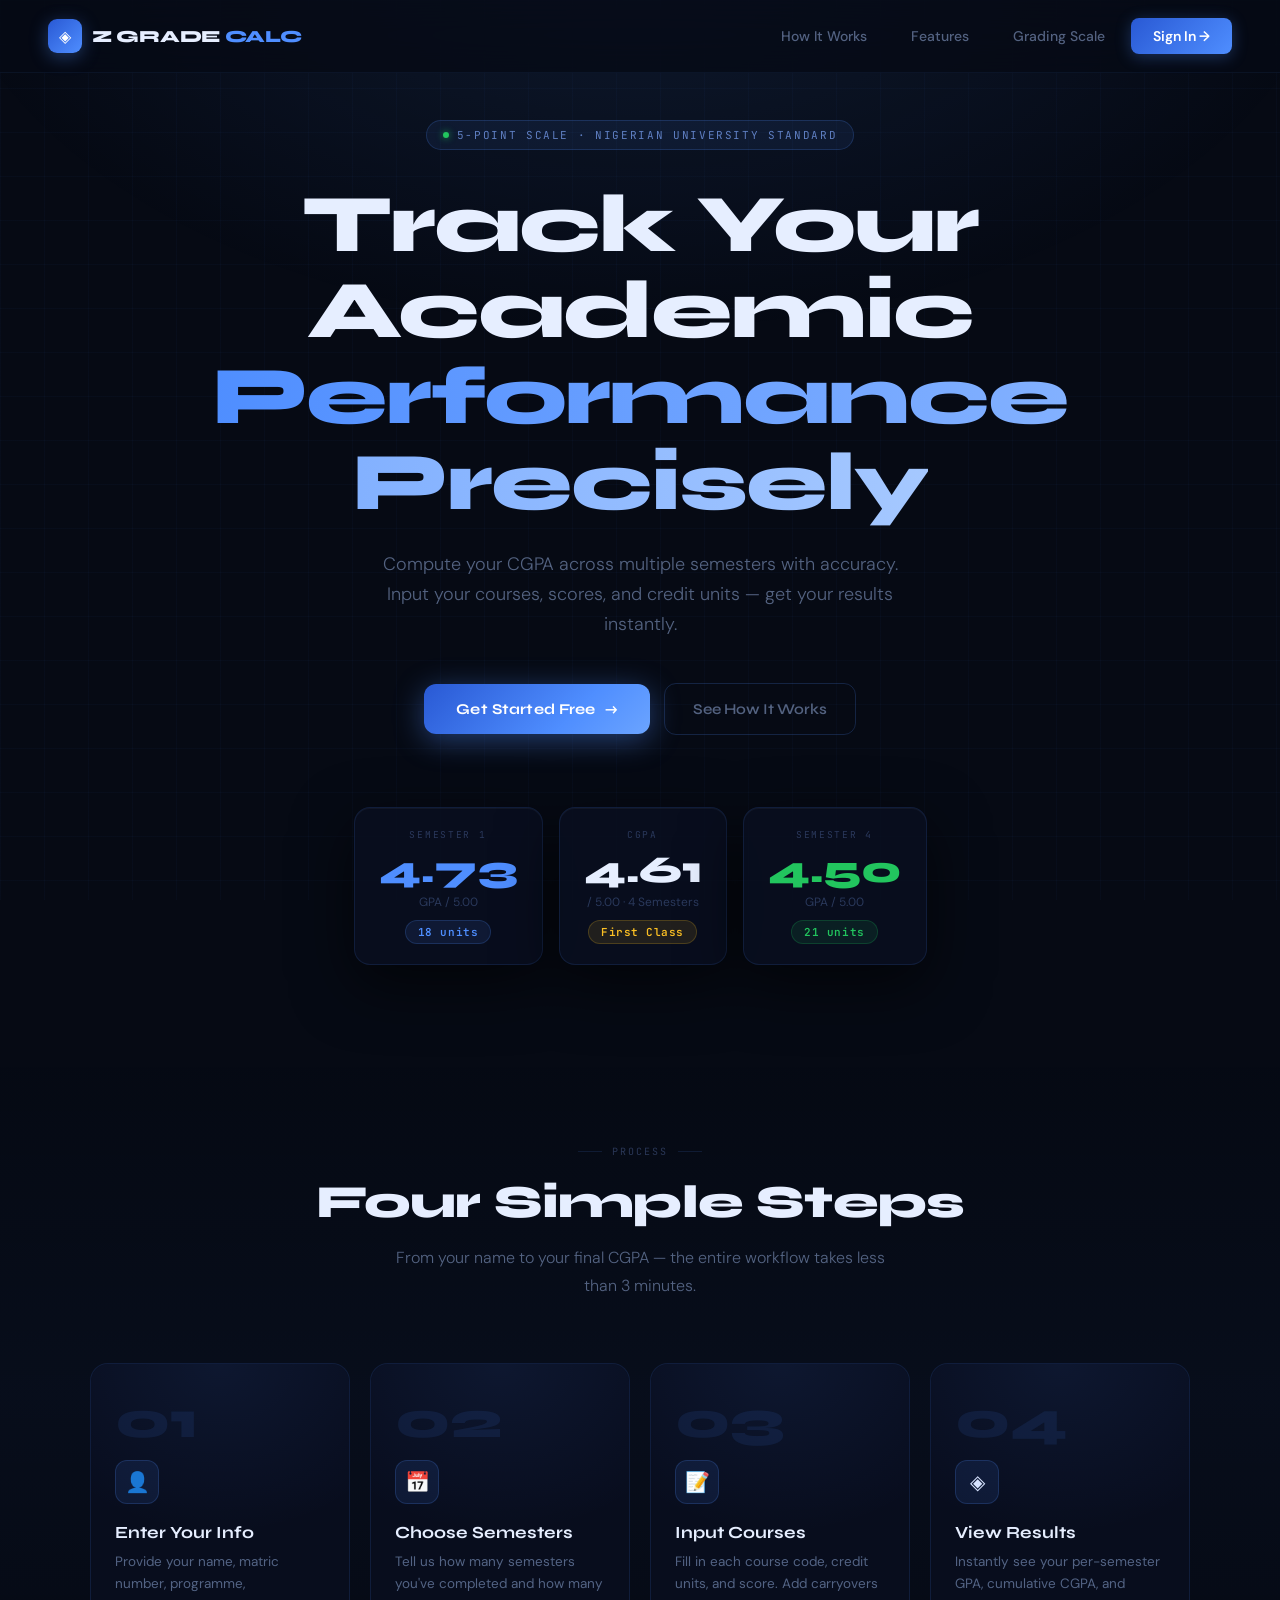
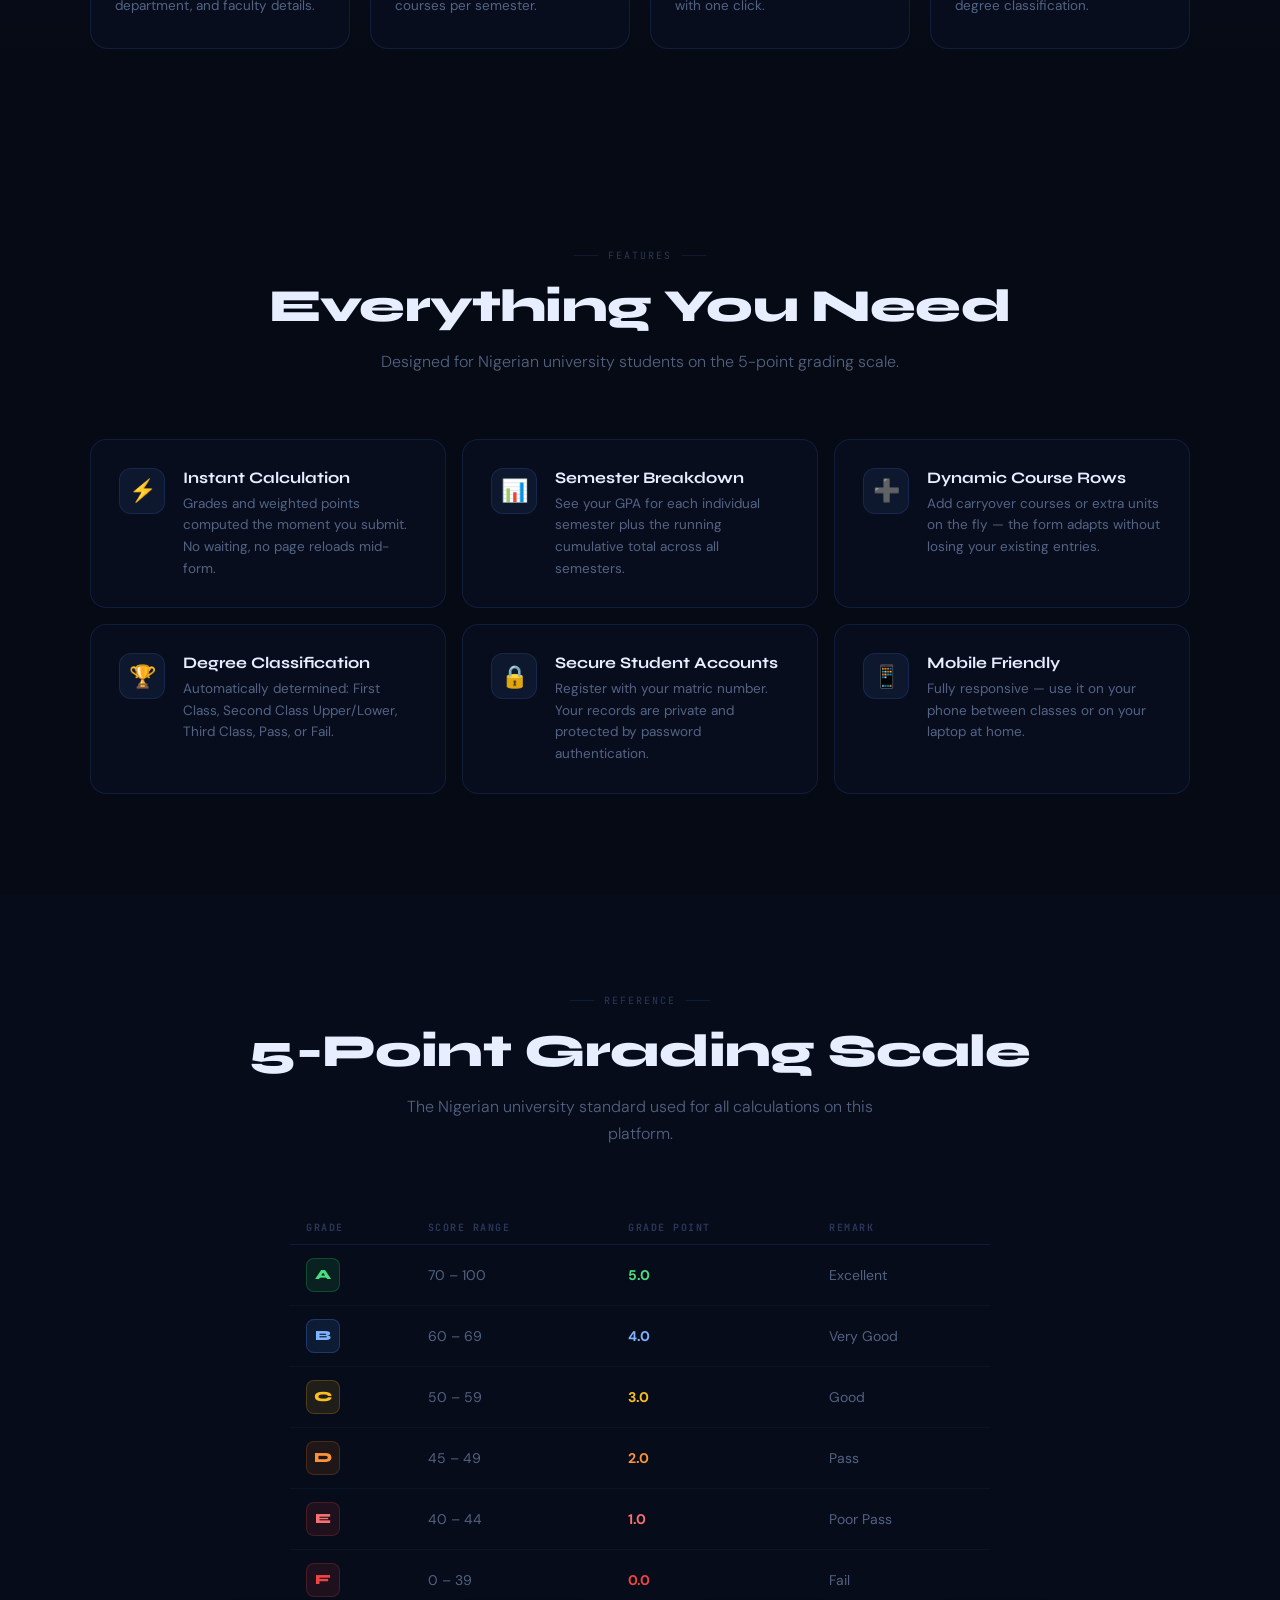
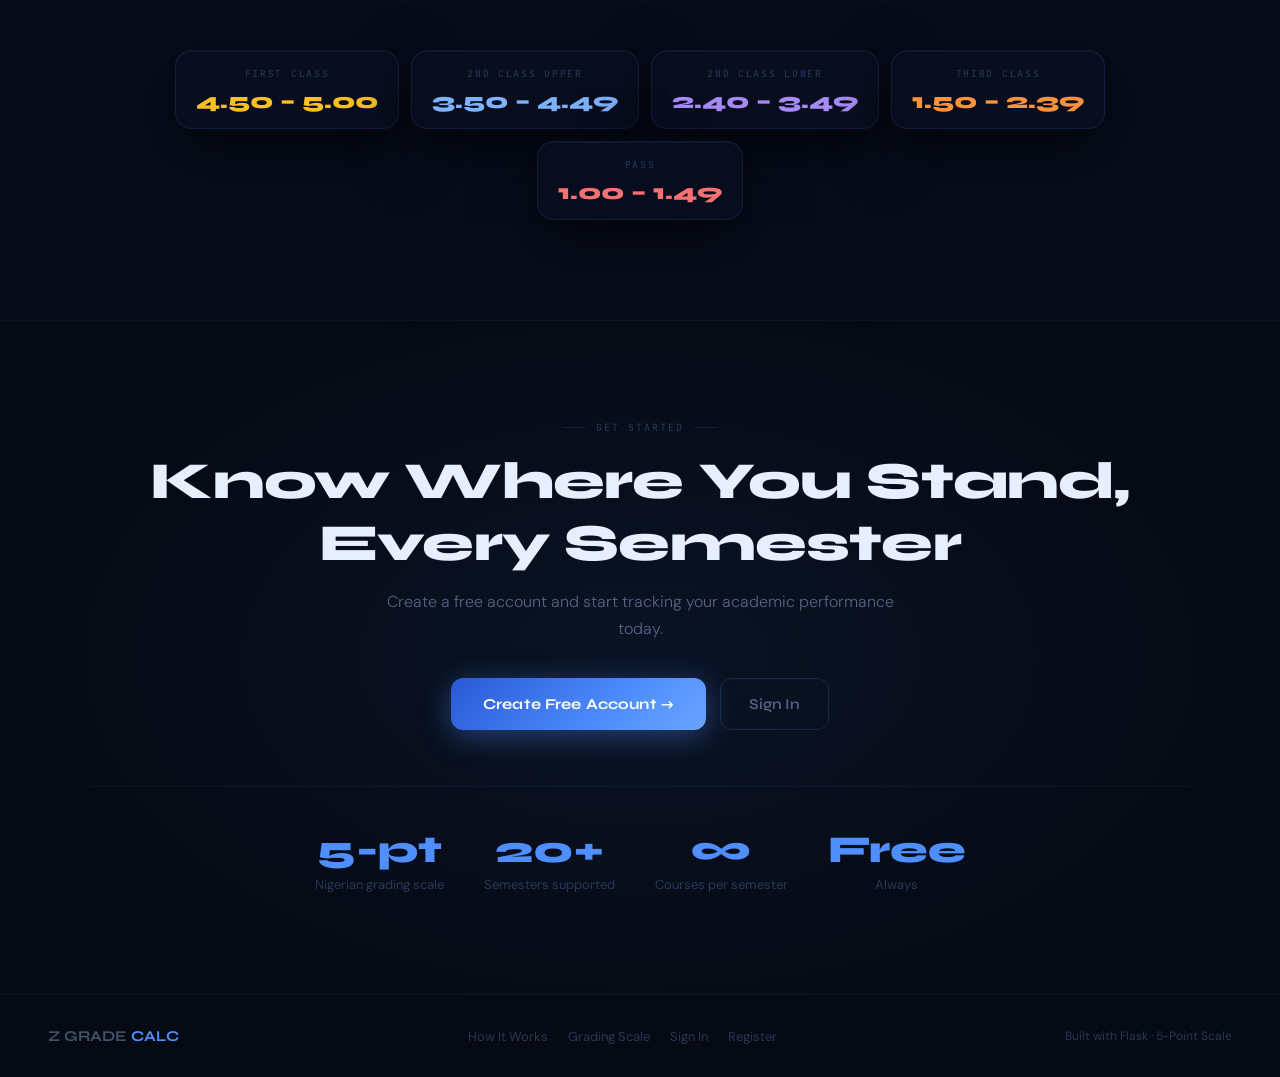
<file: templates/landing.html>
<!DOCTYPE html>
<html lang="en">
<head>
  <meta charset="UTF-8"/>
  <meta name="viewport" content="width=device-width, initial-scale=1.0"/>
  <title>Z GRADE CALC — Academic Performance Tracker</title>
  <link rel="preconnect" href="https://fonts.googleapis.com"/>
  <link rel="preconnect" href="https://fonts.gstatic.com" crossorigin/>
  <link href="https://fonts.googleapis.com/css2?family=Syne:wght@400;600;700;800&family=DM+Sans:ital,opsz,wght@0,9..40,300;0,9..40,400;0,9..40,500;1,9..40,300&family=JetBrains+Mono:wght@400;500&display=swap" rel="stylesheet"/>
  <style>
    :root {
      --bg: #060a14;
      --bg2: #080d1c;
      --surface: rgba(9,15,32,.82);
      --border: rgba(79,142,255,.13);
      --blue: #4f8eff;
      --blue-dim: rgba(79,142,255,.55);
      --text: #d8e4ff;
      --text-dim: rgba(160,185,235,.5);
      --text-faint: rgba(110,138,210,.35);
      --green: #22c55e;
      --accent: #7fb3ff;
    }

    *, *::before, *::after { box-sizing: border-box; margin: 0; padding: 0; }
    html { scroll-behavior: smooth; }
    body {
      font-family: 'DM Sans', sans-serif;
      background: var(--bg);
      color: var(--text);
      overflow-x: hidden;
    }

    /* ── GRID BG ── */
    .grid-bg {
      position: fixed; inset: 0; z-index: 0; pointer-events: none;
      background-image:
        linear-gradient(rgba(79,142,255,.03) 1px, transparent 1px),
        linear-gradient(90deg, rgba(79,142,255,.03) 1px, transparent 1px);
      background-size: 44px 44px;
    }

    /* ── NAV ── */
    nav {
      position: fixed; top: 0; left: 0; right: 0; z-index: 100;
      display: flex; align-items: center; justify-content: space-between;
      padding: 18px 48px;
      background: rgba(6,10,20,.75);
      backdrop-filter: blur(20px);
      border-bottom: 1px solid rgba(79,142,255,.07);
    }
    .nav-logo {
      display: flex; align-items: center; gap: 10px;
      text-decoration: none;
    }
    .nav-logo-icon {
      width: 34px; height: 34px;
      background: linear-gradient(135deg, #2959d4, #4f8eff);
      border-radius: 9px;
      display: flex; align-items: center; justify-content: center;
      font-size: 16px; color: #fff;
      box-shadow: 0 4px 18px rgba(79,142,255,.35);
    }
    .nav-logo-text {
      font-family: 'Syne', sans-serif;
      font-weight: 800; font-size: 17px; color: #e6eeff;
      letter-spacing: -.3px;
    }
    .nav-logo-text em { font-style: normal; color: var(--blue); }
    .nav-links { display: flex; align-items: center; gap: 8px; }
    .nav-link {
      padding: 9px 18px;
      font-family: 'DM Sans', sans-serif;
      font-size: 14px; font-weight: 500;
      color: var(--text-dim);
      text-decoration: none; border-radius: 8px;
      transition: color .2s, background .2s;
    }
    .nav-link:hover { color: var(--text); background: rgba(79,142,255,.07); }
    .nav-cta {
      padding: 9px 22px;
      background: linear-gradient(135deg, #2959d4, #4f8eff);
      border-radius: 8px; color: #fff;
      font-size: 14px; font-weight: 600;
      text-decoration: none;
      box-shadow: 0 3px 16px rgba(79,142,255,.3);
      transition: transform .15s, box-shadow .15s;
    }
    .nav-cta:hover { transform: scale(1.03); box-shadow: 0 6px 28px rgba(79,142,255,.5); }

    /* ── HERO ── */
    .hero {
      min-height: 100vh;
      display: flex; flex-direction: column;
      align-items: center; justify-content: center;
      padding: 120px 24px 80px;
      position: relative; text-align: center;
      background: radial-gradient(ellipse 80% 60% at 50% -10%, rgba(79,142,255,.13) 0%, transparent 70%);
    }

    .hero-badge {
      display: inline-flex; align-items: center; gap: 8px;
      padding: 7px 16px;
      background: rgba(79,142,255,.08);
      border: 1px solid rgba(79,142,255,.2);
      border-radius: 50px;
      font-family: 'JetBrains Mono', monospace;
      font-size: 11px; letter-spacing: .15em; text-transform: uppercase;
      color: rgba(130,170,255,.7);
      margin-bottom: 32px;
      animation: fadeUp .7s ease both;
    }
    .hero-badge-dot {
      width: 6px; height: 6px; border-radius: 50%;
      background: var(--green);
      box-shadow: 0 0 7px rgba(34,197,94,.8);
      animation: pulse 2.2s ease-in-out infinite;
    }
    @keyframes pulse { 0%,100%{opacity:1;transform:scale(1)} 50%{opacity:.3;transform:scale(.6)} }

    .hero-title {
      font-family: 'Syne', sans-serif;
      font-size: clamp(42px, 7vw, 82px);
      font-weight: 800;
      line-height: 1.05;
      letter-spacing: -2px;
      color: #e6eeff;
      margin-bottom: 24px;
      animation: fadeUp .7s .1s ease both;
    }
    .hero-title .accent { color: var(--blue); }
    .hero-title .grad {
      background: linear-gradient(90deg, #4f8eff 0%, #a5c8ff 50%, #4f8eff 100%);
      background-size: 200% auto;
      -webkit-background-clip: text;
      -webkit-text-fill-color: transparent;
      animation: shimmer 4s linear infinite;
    }
    @keyframes shimmer { to { background-position: 200% center; } }

    .hero-sub {
      max-width: 560px;
      font-size: 18px; font-weight: 300;
      color: var(--text-dim);
      line-height: 1.65;
      margin-bottom: 44px;
      animation: fadeUp .7s .2s ease both;
    }

    .hero-actions {
      display: flex; align-items: center; gap: 14px; flex-wrap: wrap; justify-content: center;
      animation: fadeUp .7s .3s ease both;
    }
    .btn-hero-primary {
      display: inline-flex; align-items: center; gap: 9px;
      padding: 16px 32px;
      background: linear-gradient(135deg, #2959d4 0%, #4f8eff 65%, #6ba4ff 100%);
      border-radius: 12px; color: #fff;
      font-family: 'Syne', sans-serif; font-size: 15px; font-weight: 700;
      text-decoration: none; letter-spacing: .01em;
      box-shadow: 0 6px 30px rgba(79,142,255,.4);
      transition: transform .15s, box-shadow .15s;
    }
    .btn-hero-primary:hover { transform: translateY(-2px); box-shadow: 0 12px 44px rgba(79,142,255,.55); }
    .btn-hero-ghost {
      display: inline-flex; align-items: center; gap: 9px;
      padding: 16px 28px;
      border: 1.5px solid rgba(79,142,255,.2);
      border-radius: 12px; color: var(--text-dim);
      font-family: 'Syne', sans-serif; font-size: 15px; font-weight: 600;
      text-decoration: none;
      transition: border-color .2s, color .2s, background .2s;
    }
    .btn-hero-ghost:hover { border-color: var(--blue-dim); color: var(--text); background: rgba(79,142,255,.06); }

    @keyframes fadeUp { from { opacity: 0; transform: translateY(22px); } to { opacity: 1; transform: translateY(0); } }

    /* ── FLOATING SCORE CARD ── */
    .hero-visual {
      margin-top: 72px;
      animation: fadeUp .7s .45s ease both;
      display: flex; gap: 16px; flex-wrap: wrap; justify-content: center;
    }
    .score-card {
      background: var(--surface);
      border: 1px solid var(--border);
      border-radius: 16px;
      padding: 20px 24px;
      backdrop-filter: blur(20px);
      box-shadow: 0 20px 60px rgba(0,0,0,.6), inset 0 1px 0 rgba(255,255,255,.04);
      min-width: 160px; text-align: center;
      transition: transform .25s, box-shadow .25s;
    }
    .score-card:hover { transform: translateY(-5px); box-shadow: 0 28px 70px rgba(0,0,0,.7), 0 0 0 1px rgba(79,142,255,.15); }
    .sc-label {
      font-family: 'JetBrains Mono', monospace;
      font-size: 9.5px; letter-spacing: .18em; text-transform: uppercase;
      color: var(--text-faint); margin-bottom: 10px;
    }
    .sc-value {
      font-family: 'Syne', sans-serif;
      font-size: 38px; font-weight: 800;
      color: #e6eeff; line-height: 1;
    }
    .sc-value.blue { color: var(--blue); }
    .sc-value.green { color: var(--green); }
    .sc-sub { font-size: 12px; color: var(--text-faint); margin-top: 5px; }
    .sc-pill {
      display: inline-block; margin-top: 10px;
      padding: 4px 12px; border-radius: 50px; font-size: 11px; font-weight: 600;
      font-family: 'JetBrains Mono', monospace; letter-spacing: .05em;
    }
    .pill-gold { background: rgba(251,191,36,.1); color: #fbbf24; border: 1px solid rgba(251,191,36,.2); }
    .pill-blue { background: rgba(79,142,255,.1); color: var(--blue); border: 1px solid rgba(79,142,255,.2); }
    .pill-green { background: rgba(34,197,94,.1); color: var(--green); border: 1px solid rgba(34,197,94,.2); }

    /* ── SECTION SHARED ── */
    section {
      position: relative; z-index: 2;
      padding: 100px 24px;
    }
    .section-inner {
      max-width: 1100px; margin: 0 auto;
    }
    .section-eyebrow {
      display: flex; align-items: center; justify-content: center; gap: 10px;
      font-family: 'JetBrains Mono', monospace; font-size: 10px;
      letter-spacing: .2em; text-transform: uppercase;
      color: var(--text-faint); margin-bottom: 16px;
    }
    .section-eyebrow hr { border: none; height: 1px; width: 24px; background: var(--border); }
    .section-title {
      font-family: 'Syne', sans-serif;
      font-size: clamp(30px, 4vw, 46px); font-weight: 800;
      color: #e6eeff; text-align: center; letter-spacing: -.8px;
      margin-bottom: 14px;
    }
    .section-desc {
      font-size: 16px; color: var(--text-dim); font-weight: 300;
      text-align: center; max-width: 520px; margin: 0 auto 64px;
      line-height: 1.7;
    }

    /* ── HOW IT WORKS ── */
    #how { background: linear-gradient(180deg, transparent 0%, rgba(79,142,255,.03) 50%, transparent 100%); }
    .steps-grid {
      display: grid;
      grid-template-columns: repeat(auto-fit, minmax(220px, 1fr));
      gap: 20px;
    }
    .step-card {
      background: var(--surface);
      border: 1px solid var(--border);
      border-radius: 18px;
      padding: 30px 24px;
      position: relative; overflow: hidden;
      transition: transform .25s, box-shadow .25s;
    }
    .step-card::before {
      content: '';
      position: absolute; inset: 0; border-radius: 18px;
      background: radial-gradient(ellipse 80% 60% at 50% 0%, rgba(79,142,255,.08) 0%, transparent 100%);
      pointer-events: none;
    }
    .step-card:hover { transform: translateY(-6px); box-shadow: 0 24px 60px rgba(0,0,0,.5), 0 0 0 1px rgba(79,142,255,.15); }
    .step-num {
      font-family: 'Syne', sans-serif;
      font-size: 52px; font-weight: 800;
      color: rgba(79,142,255,.1); line-height: 1;
      margin-bottom: 14px;
    }
    .step-icon {
      width: 44px; height: 44px;
      background: rgba(79,142,255,.1);
      border: 1px solid rgba(79,142,255,.2);
      border-radius: 12px;
      display: flex; align-items: center; justify-content: center;
      font-size: 20px; margin-bottom: 18px;
    }
    .step-title {
      font-family: 'Syne', sans-serif;
      font-size: 17px; font-weight: 700; color: #e6eeff;
      margin-bottom: 8px;
    }
    .step-desc { font-size: 13.5px; color: var(--text-dim); line-height: 1.65; }

    /* ── FEATURES ── */
    .features-grid {
      display: grid;
      grid-template-columns: repeat(auto-fit, minmax(300px, 1fr));
      gap: 16px;
    }
    .feature-card {
      background: var(--surface);
      border: 1px solid var(--border);
      border-radius: 16px;
      padding: 28px;
      display: flex; gap: 18px;
      transition: border-color .2s, background .2s;
    }
    .feature-card:hover { border-color: rgba(79,142,255,.28); background: rgba(9,15,32,.95); }
    .feat-icon {
      width: 46px; height: 46px; flex-shrink: 0;
      background: rgba(79,142,255,.08);
      border: 1px solid rgba(79,142,255,.15);
      border-radius: 12px;
      display: flex; align-items: center; justify-content: center;
      font-size: 22px;
    }
    .feat-body h3 {
      font-family: 'Syne', sans-serif;
      font-size: 16px; font-weight: 700; color: #e6eeff;
      margin-bottom: 6px;
    }
    .feat-body p { font-size: 13.5px; color: var(--text-dim); line-height: 1.6; }

    /* ── GRADING TABLE ── */
    #grading { background: rgba(9,15,32,.5); }
    .grade-table-wrap { overflow-x: auto; }
    .grade-table {
      width: 100%; max-width: 700px; margin: 0 auto;
      border-collapse: collapse;
    }
    .grade-table th {
      font-family: 'JetBrains Mono', monospace;
      font-size: 10px; letter-spacing: .15em; text-transform: uppercase;
      color: var(--text-faint); padding: 10px 16px;
      border-bottom: 1px solid var(--border); text-align: left;
    }
    .grade-table td {
      padding: 13px 16px; font-size: 14px;
      border-bottom: 1px solid rgba(79,142,255,.06);
      color: var(--text-dim);
    }
    .grade-table tr:last-child td { border-bottom: none; }
    .grade-table tr:hover td { background: rgba(79,142,255,.04); }
    .grade-pill {
      display: inline-flex; align-items: center; justify-content: center;
      width: 34px; height: 34px; border-radius: 8px;
      font-family: 'Syne', sans-serif; font-weight: 800; font-size: 14px;
    }
    .g-A  { background: rgba(34,197,94,.12);  color: #4ade80;  border: 1px solid rgba(34,197,94,.25); }
    .g-B  { background: rgba(79,142,255,.12); color: #7fb3ff;  border: 1px solid rgba(79,142,255,.25); }
    .g-C  { background: rgba(251,191,36,.1);  color: #fbbf24;  border: 1px solid rgba(251,191,36,.2); }
    .g-D  { background: rgba(249,115,22,.1);  color: #fb923c;  border: 1px solid rgba(249,115,22,.2); }
    .g-E  { background: rgba(239,68,68,.1);   color: #f87171;  border: 1px solid rgba(239,68,68,.2); }
    .g-F  { background: rgba(239,68,68,.1);   color: #ef4444;  border: 1px solid rgba(239,68,68,.2); }

    /* ── CTA SECTION ── */
    .cta-section {
      text-align: center;
      background: radial-gradient(ellipse 70% 80% at 50% 50%, rgba(79,142,255,.07) 0%, transparent 70%);
      border-top: 1px solid rgba(79,142,255,.07);
      border-bottom: 1px solid rgba(79,142,255,.07);
    }
    .cta-section .section-title { font-size: clamp(28px, 5vw, 52px); }
    .cta-actions { display: flex; justify-content: center; gap: 14px; flex-wrap: wrap; }
    .cta-stat-row {
      display: flex; justify-content: center; gap: 40px; flex-wrap: wrap;
      margin-top: 56px; padding-top: 40px;
      border-top: 1px solid rgba(79,142,255,.08);
    }
    .cta-stat { text-align: center; }
    .cta-stat-num {
      font-family: 'Syne', sans-serif; font-size: 38px; font-weight: 800;
      color: var(--blue);
    }
    .cta-stat-lbl { font-size: 13px; color: var(--text-faint); margin-top: 4px; }

    /* ── FOOTER ── */
    footer {
      position: relative; z-index: 2;
      padding: 32px 48px;
      border-top: 1px solid rgba(79,142,255,.07);
      display: flex; align-items: center; justify-content: space-between;
      flex-wrap: wrap; gap: 12px;
    }
    .foot-logo {
      font-family: 'Syne', sans-serif; font-weight: 700; font-size: 15px;
      color: rgba(160,185,235,.4);
    }
    .foot-logo em { color: var(--blue); font-style: normal; }
    .foot-links { display: flex; gap: 20px; }
    .foot-links a {
      font-size: 13px; color: var(--text-faint);
      text-decoration: none; transition: color .2s;
    }
    .foot-links a:hover { color: var(--text-dim); }
    .foot-copy { font-size: 12px; color: var(--text-faint); }

    /* ── MOBILE ── */
    @media (max-width: 768px) {
      nav { padding: 16px 20px; }
      .nav-links .nav-link { display: none; }
      .hero { padding: 100px 20px 64px; }
      .hero-title { letter-spacing: -1px; }
      footer { padding: 24px 20px; flex-direction: column; text-align: center; }
      .foot-links { justify-content: center; }
    }
  </style>
</head>
<body>

<div class="grid-bg"></div>

<!-- ── NAV ── -->
<nav>
  <a href="/" class="nav-logo">
    <div class="nav-logo-icon">◈</div>
    <span class="nav-logo-text">Z GRADE <em>CALC</em></span>
  </a>
  <div class="nav-links">
    <a href="#how" class="nav-link">How It Works</a>
    <a href="#features" class="nav-link">Features</a>
    <a href="#grading" class="nav-link">Grading Scale</a>
    <a href="/login" class="nav-cta">Sign In →</a>
  </div>
</nav>

<!-- ── HERO ── -->
<section class="hero">
  <div class="hero-badge">
    <div class="hero-badge-dot"></div>
    5-Point Scale · Nigerian University Standard
  </div>

  <h1 class="hero-title">
    Track Your Academic<br>
    <span class="grad">Performance Precisely</span>
  </h1>

  <p class="hero-sub">
    Compute your CGPA across multiple semesters with accuracy.
    Input your courses, scores, and credit units — get your results instantly.
  </p>

  <div class="hero-actions">
    <a href="/register" class="btn-hero-primary">
      Get Started Free <span>→</span>
    </a>
    <a href="#how" class="btn-hero-ghost">
      See How It Works
    </a>
  </div>

  <!-- Floating demo cards -->
  <div class="hero-visual">
    <div class="score-card">
      <div class="sc-label">Semester 1</div>
      <div class="sc-value blue">4.73</div>
      <div class="sc-sub">GPA / 5.00</div>
      <div class="sc-pill pill-blue">18 units</div>
    </div>
    <div class="score-card">
      <div class="sc-label">CGPA</div>
      <div class="sc-value" style="color:#e6eeff">4.61</div>
      <div class="sc-sub">/ 5.00 · 4 Semesters</div>
      <div class="sc-pill pill-gold">First Class</div>
    </div>
    <div class="score-card">
      <div class="sc-label">Semester 4</div>
      <div class="sc-value green">4.50</div>
      <div class="sc-sub">GPA / 5.00</div>
      <div class="sc-pill pill-green">21 units</div>
    </div>
  </div>
</section>

<!-- ── HOW IT WORKS ── -->
<section id="how">
  <div class="section-inner">
    <div class="section-eyebrow"><hr>Process<hr></div>
    <h2 class="section-title">Four Simple Steps</h2>
    <p class="section-desc">
      From your name to your final CGPA — the entire workflow takes less than 3 minutes.
    </p>

    <div class="steps-grid">
      <div class="step-card">
        <div class="step-num">01</div>
        <div class="step-icon">👤</div>
        <div class="step-title">Enter Your Info</div>
        <p class="step-desc">Provide your name, matric number, programme, department, and faculty details.</p>
      </div>
      <div class="step-card">
        <div class="step-num">02</div>
        <div class="step-icon">📅</div>
        <div class="step-title">Choose Semesters</div>
        <p class="step-desc">Tell us how many semesters you've completed and how many courses per semester.</p>
      </div>
      <div class="step-card">
        <div class="step-num">03</div>
        <div class="step-icon">📝</div>
        <div class="step-title">Input Courses</div>
        <p class="step-desc">Fill in each course code, credit units, and score. Add carryovers with one click.</p>
      </div>
      <div class="step-card">
        <div class="step-num">04</div>
        <div class="step-icon">◈</div>
        <div class="step-title">View Results</div>
        <p class="step-desc">Instantly see your per-semester GPA, cumulative CGPA, and degree classification.</p>
      </div>
    </div>
  </div>
</section>

<!-- ── FEATURES ── -->
<section id="features">
  <div class="section-inner">
    <div class="section-eyebrow"><hr>Features<hr></div>
    <h2 class="section-title">Everything You Need</h2>
    <p class="section-desc">Designed for Nigerian university students on the 5-point grading scale.</p>

    <div class="features-grid">
      <div class="feature-card">
        <div class="feat-icon">⚡</div>
        <div class="feat-body">
          <h3>Instant Calculation</h3>
          <p>Grades and weighted points computed the moment you submit. No waiting, no page reloads mid-form.</p>
        </div>
      </div>
      <div class="feature-card">
        <div class="feat-icon">📊</div>
        <div class="feat-body">
          <h3>Semester Breakdown</h3>
          <p>See your GPA for each individual semester plus the running cumulative total across all semesters.</p>
        </div>
      </div>
      <div class="feature-card">
        <div class="feat-icon">➕</div>
        <div class="feat-body">
          <h3>Dynamic Course Rows</h3>
          <p>Add carryover courses or extra units on the fly — the form adapts without losing your existing entries.</p>
        </div>
      </div>
      <div class="feature-card">
        <div class="feat-icon">🏆</div>
        <div class="feat-body">
          <h3>Degree Classification</h3>
          <p>Automatically determined: First Class, Second Class Upper/Lower, Third Class, Pass, or Fail.</p>
        </div>
      </div>
      <div class="feature-card">
        <div class="feat-icon">🔒</div>
        <div class="feat-body">
          <h3>Secure Student Accounts</h3>
          <p>Register with your matric number. Your records are private and protected by password authentication.</p>
        </div>
      </div>
      <div class="feature-card">
        <div class="feat-icon">📱</div>
        <div class="feat-body">
          <h3>Mobile Friendly</h3>
          <p>Fully responsive — use it on your phone between classes or on your laptop at home.</p>
        </div>
      </div>
    </div>
  </div>
</section>

<!-- ── GRADING SCALE ── -->
<section id="grading">
  <div class="section-inner">
    <div class="section-eyebrow"><hr>Reference<hr></div>
    <h2 class="section-title">5-Point Grading Scale</h2>
    <p class="section-desc">The Nigerian university standard used for all calculations on this platform.</p>

    <div class="grade-table-wrap">
      <table class="grade-table">
        <thead>
          <tr>
            <th>Grade</th>
            <th>Score Range</th>
            <th>Grade Point</th>
            <th>Remark</th>
          </tr>
        </thead>
        <tbody>
          <tr>
            <td><span class="grade-pill g-A">A</span></td>
            <td>70 – 100</td>
            <td><strong style="color:#4ade80">5.0</strong></td>
            <td>Excellent</td>
          </tr>
          <tr>
            <td><span class="grade-pill g-B">B</span></td>
            <td>60 – 69</td>
            <td><strong style="color:#7fb3ff">4.0</strong></td>
            <td>Very Good</td>
          </tr>
          <tr>
            <td><span class="grade-pill g-C">C</span></td>
            <td>50 – 59</td>
            <td><strong style="color:#fbbf24">3.0</strong></td>
            <td>Good</td>
          </tr>
          <tr>
            <td><span class="grade-pill g-D">D</span></td>
            <td>45 – 49</td>
            <td><strong style="color:#fb923c">2.0</strong></td>
            <td>Pass</td>
          </tr>
          <tr>
            <td><span class="grade-pill g-E">E</span></td>
            <td>40 – 44</td>
            <td><strong style="color:#f87171">1.0</strong></td>
            <td>Poor Pass</td>
          </tr>
          <tr>
            <td><span class="grade-pill g-F">F</span></td>
            <td>0 – 39</td>
            <td><strong style="color:#ef4444">0.0</strong></td>
            <td>Fail</td>
          </tr>
        </tbody>
      </table>
    </div>

    <!-- Classification key -->
    <div style="display:flex; gap:12px; flex-wrap:wrap; justify-content:center; margin-top:40px;">
      <div class="score-card" style="min-width:140px; padding:16px 20px;">
        <div class="sc-label">First Class</div>
        <div class="sc-value" style="font-size:22px; color:#fbbf24">4.50 – 5.00</div>
      </div>
      <div class="score-card" style="min-width:140px; padding:16px 20px;">
        <div class="sc-label">2nd Class Upper</div>
        <div class="sc-value" style="font-size:22px; color:#7fb3ff">3.50 – 4.49</div>
      </div>
      <div class="score-card" style="min-width:140px; padding:16px 20px;">
        <div class="sc-label">2nd Class Lower</div>
        <div class="sc-value" style="font-size:22px; color:#a78bfa">2.40 – 3.49</div>
      </div>
      <div class="score-card" style="min-width:140px; padding:16px 20px;">
        <div class="sc-label">Third Class</div>
        <div class="sc-value" style="font-size:22px; color:#fb923c">1.50 – 2.39</div>
      </div>
      <div class="score-card" style="min-width:140px; padding:16px 20px;">
        <div class="sc-label">Pass</div>
        <div class="sc-value" style="font-size:22px; color:#f87171">1.00 – 1.49</div>
      </div>
    </div>
  </div>
</section>

<!-- ── CTA ── -->
<section class="cta-section">
  <div class="section-inner">
    <div class="section-eyebrow"><hr>Get Started<hr></div>
    <h2 class="section-title">Know Where You Stand,<br>Every Semester</h2>
    <p class="section-desc" style="margin-bottom:36px">
      Create a free account and start tracking your academic performance today.
    </p>
    <div class="cta-actions">
      <a href="/register" class="btn-hero-primary">Create Free Account →</a>
      <a href="/login" class="btn-hero-ghost">Sign In</a>
    </div>

    <div class="cta-stat-row">
      <div class="cta-stat">
        <div class="cta-stat-num">5-pt</div>
        <div class="cta-stat-lbl">Nigerian grading scale</div>
      </div>
      <div class="cta-stat">
        <div class="cta-stat-num">20+</div>
        <div class="cta-stat-lbl">Semesters supported</div>
      </div>
      <div class="cta-stat">
        <div class="cta-stat-num">∞</div>
        <div class="cta-stat-lbl">Courses per semester</div>
      </div>
      <div class="cta-stat">
        <div class="cta-stat-num">Free</div>
        <div class="cta-stat-lbl">Always</div>
      </div>
    </div>
  </div>
</section>

<!-- ── FOOTER ── -->
<footer>
  <div class="foot-logo">Z GRADE <em>CALC</em></div>
  <div class="foot-links">
    <a href="#how">How It Works</a>
    <a href="#grading">Grading Scale</a>
    <a href="/login">Sign In</a>
    <a href="/register">Register</a>
  </div>
  <div class="foot-copy">Built with Flask · 5-Point Scale</div>
</footer>

</body>
</html>
</file>
